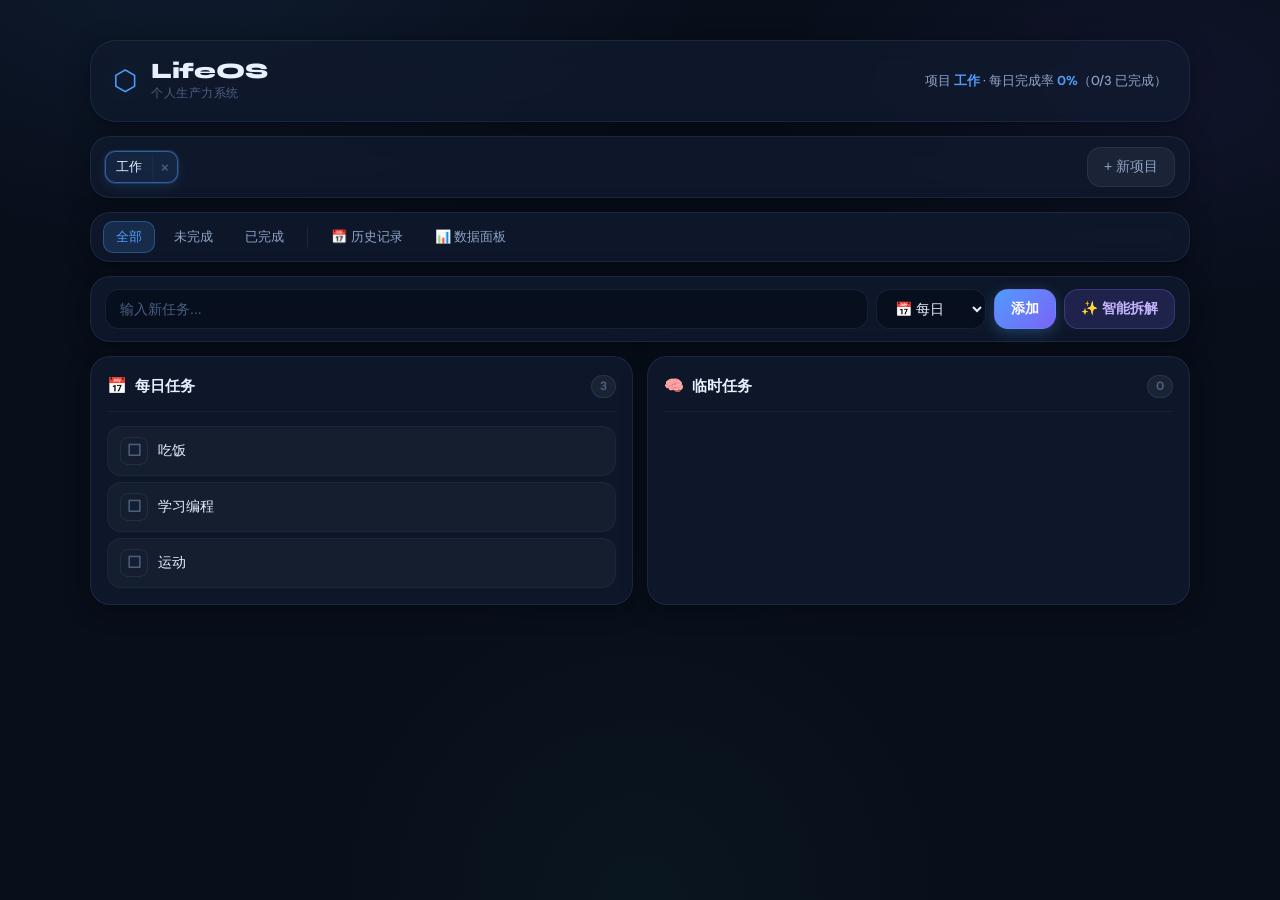
<file: index.html>
<!DOCTYPE html>
<html lang="zh">
<head>
  <meta charset="UTF-8">
  <meta name="viewport" content="width=device-width, initial-scale=1, viewport-fit=cover">
  <title>LifeOS · 个人生产力系统</title>
  <link rel="icon" href="data:image/svg+xml,<svg xmlns='http://www.w3.org/2000/svg'><text y='32' font-size='32'>✨</text></svg>">
  <link rel="preconnect" href="https://fonts.googleapis.com">
  <link rel="preconnect" href="https://fonts.gstatic.com" crossorigin>
  <link href="https://fonts.googleapis.com/css2?family=Syne:wght@400;600;700;800&family=DM+Sans:wght@400;500;600&display=swap" rel="stylesheet">
  <link rel="stylesheet" href="style.css">
</head>
<body>

  <div class="container">
    <header class="app-header">
      <div class="header-left">
        <div class="logo-mark">⬡</div>
        <div class="header-titles">
          <h1>LifeOS</h1>
          <p class="header-sub">个人生产力系统</p>
        </div>
      </div>
      <div id="stats" class="stats-inline"></div>
    </header>

    <div id="project-bar" class="project-bar">
      <div id="project-list" class="project-list"></div>
      <button id="project-create-btn" class="btn-ghost" id="btn-new-project">+ 新项目</button>
    </div>

    <div id="filter-bar" class="filter-bar">
      <button id="filter-all" class="filter-btn">全部</button>
      <button id="filter-active" class="filter-btn">未完成</button>
      <button id="filter-completed" class="filter-btn">已完成</button>
      <div class="filter-divider"></div>
      <button id="history-toggle" class="filter-btn icon-btn">📅 历史记录</button>
      <button id="dashboard-toggle" class="filter-btn icon-btn">📊 数据面板</button>
    </div>

    <div class="input-area">
      <input type="text" id="todo-input" placeholder="输入新任务...">
      <select id="category">
        <option value="daily">📅 每日</option>
        <option value="temp">🧠 临时</option>
      </select>
      <button id="btn-add">添加</button>
      <button id="btn-decompose" class="btn-secondary">✨ 智能拆解</button>
    </div>

    <div class="board">
      <div class="column">
        <div class="column-header">
          <span class="column-icon">📅</span>
          <h2>每日任务</h2>
          <span class="column-count" id="daily-count">0</span>
        </div>
        <ul id="daily-list" class="list"></ul>
      </div>

      <div class="column">
        <div class="column-header">
          <span class="column-icon">🧠</span>
          <h2>临时任务</h2>
          <span class="column-count" id="temp-count">0</span>
        </div>
        <ul id="temp-list" class="list"></ul>
      </div>
    </div>

    <div id="history-panel" class="panel hidden">
      <div class="panel-header">
        <h3 class="panel-title">📅 历史记录</h3>
      </div>
      <div class="history-layout">
        <div class="history-dates">
          <p class="section-label">历史日期</p>
          <ul id="history-date-list"></ul>
        </div>
        <div class="history-detail">
          <p class="section-label" id="history-detail-title">请选择日期</p>
          <div id="history-detail-content"></div>
        </div>
      </div>
    </div>

    <div id="dashboard-panel" class="panel hidden">
      <div class="panel-header">
        <h3 class="panel-title">📊 数据面板</h3>
      </div>
      <div class="dashboard-grid">
        <div class="dashboard-card card-highlight">
          <p class="card-label">今日完成率</p>
          <div id="dashboard-rate" class="dashboard-value">0%</div>
          <div id="dashboard-rate-detail" class="dashboard-subtext">0/0 任务</div>
          <div class="progress-bar-wrap">
            <div class="progress-bar-track">
              <div id="progress-bar-fill" class="progress-bar-fill" style="width:0%"></div>
            </div>
          </div>
        </div>
        <div class="dashboard-card">
          <p class="card-label">今日任务总数</p>
          <div id="dashboard-count-total" class="dashboard-value">0</div>
          <div id="dashboard-count-detail" class="dashboard-subtext">已完成 0 · 未完成 0</div>
        </div>
        <div class="dashboard-card">
          <p class="card-label">连续完成天数</p>
          <div id="dashboard-streak" class="dashboard-value">0 天</div>
          <div class="dashboard-subtext">基于历史自动计算</div>
        </div>
        <div class="dashboard-card dashboard-wide">
          <p class="card-label">最近 7 天完成情况</p>
          <div class="chart-wrap">
            <div id="dashboard-chart" class="bar-chart"></div>
            <div id="dashboard-chart-labels" class="bar-labels"></div>
          </div>
        </div>
      </div>
    </div>

  </div>

  <script src="script.js"></script>
</body>
</html>
</file>
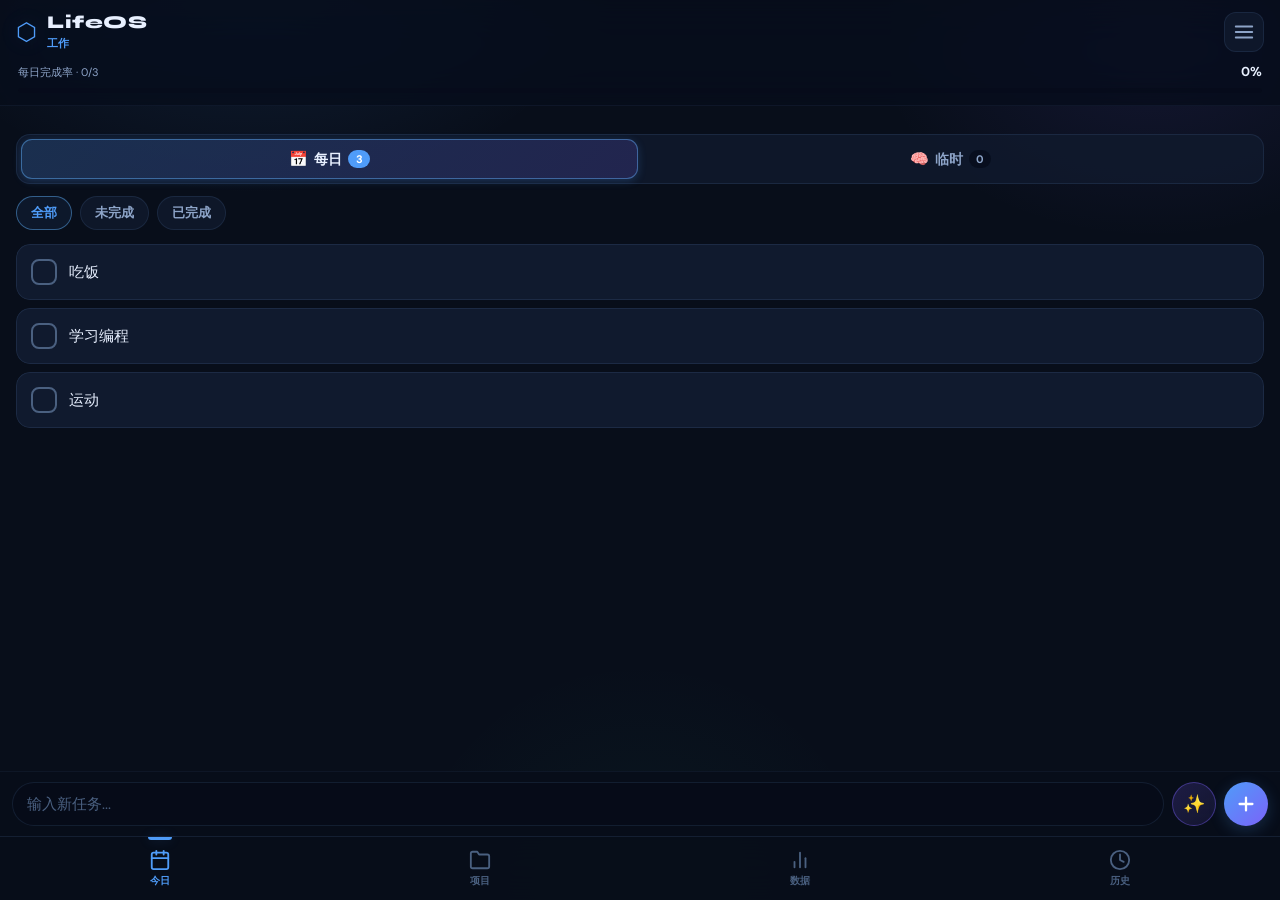
<file: lifeos-mobile/index.html>
<!DOCTYPE html>
<html lang="zh">
<head>
  <meta charset="UTF-8">
  <meta name="viewport" content="width=device-width, initial-scale=1, maximum-scale=1, user-scalable=no, viewport-fit=cover">
  <meta name="theme-color" content="#080e1a">
  <meta name="apple-mobile-web-app-capable" content="yes">
  <meta name="apple-mobile-web-app-status-bar-style" content="black-translucent">
  <meta name="apple-mobile-web-app-title" content="LifeOS">
  <meta name="mobile-web-app-capable" content="yes">
  <title>LifeOS Mobile</title>

  <link rel="manifest" href="manifest.json">
  <link rel="icon" href="data:image/svg+xml,<svg xmlns='http://www.w3.org/2000/svg' viewBox='0 0 100 100'><text y='80' font-size='80'>⬡</text></svg>">
  <link rel="apple-touch-icon" href="data:image/svg+xml,<svg xmlns='http://www.w3.org/2000/svg' viewBox='0 0 100 100'><rect width='100' height='100' fill='%23080e1a'/><text x='50' y='72' font-size='64' text-anchor='middle' fill='%234f9cf9'>⬡</text></svg>">

  <link rel="preconnect" href="https://fonts.googleapis.com">
  <link rel="preconnect" href="https://fonts.gstatic.com" crossorigin>
  <link href="https://fonts.googleapis.com/css2?family=Syne:wght@600;700;800&family=DM+Sans:wght@400;500;600;700&display=swap" rel="stylesheet">

  <link rel="stylesheet" href="mobile.css">
</head>
<body>

  <!-- ============== 顶部 Header ============== -->
  <header class="m-header">
    <div class="m-header-inner">
      <div class="m-header-left">
        <span class="m-logo">⬡</span>
        <div class="m-header-text">
          <h1>LifeOS</h1>
          <span class="m-header-sub" id="m-current-project">工作</span>
        </div>
      </div>
      <button id="m-project-switch" class="m-btn-icon" aria-label="切换项目">
        <svg viewBox="0 0 24 24" width="22" height="22" fill="none" stroke="currentColor" stroke-width="2" stroke-linecap="round" stroke-linejoin="round">
          <path d="M3 6h18M3 12h18M3 18h18"/>
        </svg>
      </button>
    </div>
    <!-- 完成率进度条 -->
    <div class="m-progress-wrap">
      <div class="m-progress-info">
        <span id="m-progress-label">每日完成率</span>
        <span id="m-progress-value">0%</span>
      </div>
      <div class="m-progress-track">
        <div id="m-progress-fill" class="m-progress-fill" style="width:0%"></div>
      </div>
    </div>
  </header>

  <!-- ============== 主内容区 ============== -->
  <main class="m-main">

    <!-- 页面：今日 -->
    <section class="m-page active" id="page-today">
      <!-- Tab 切换 每日/临时 -->
      <div class="m-segmented">
        <button class="m-seg-btn active" data-type="daily">
          <span class="m-seg-icon">📅</span>
          <span>每日</span>
          <span class="m-seg-count" id="m-count-daily">0</span>
        </button>
        <button class="m-seg-btn" data-type="temp">
          <span class="m-seg-icon">🧠</span>
          <span>临时</span>
          <span class="m-seg-count" id="m-count-temp">0</span>
        </button>
      </div>

      <!-- 过滤器 -->
      <div class="m-filter">
        <button class="m-filter-btn active" data-filter="all">全部</button>
        <button class="m-filter-btn" data-filter="active">未完成</button>
        <button class="m-filter-btn" data-filter="completed">已完成</button>
      </div>

      <!-- 任务列表 -->
      <ul id="m-todo-list" class="m-list"></ul>

      <!-- 空状态 -->
      <div id="m-empty" class="m-empty hidden">
        <div class="m-empty-icon">✨</div>
        <p class="m-empty-title">暂无任务</p>
        <p class="m-empty-sub">在下方输入栏添加你的第一个任务</p>
      </div>
    </section>

    <!-- 页面：项目 -->
    <section class="m-page" id="page-projects">
      <div class="m-section-head">
        <h2>项目管理</h2>
        <button id="m-btn-new-project" class="m-btn-primary-sm">+ 新建</button>
      </div>
      <ul id="m-project-list" class="m-project-cards"></ul>
    </section>

    <!-- 页面：数据 -->
    <section class="m-page" id="page-stats">
      <div class="m-stats-grid">
        <div class="m-stat-card highlight">
          <p class="m-stat-label">今日完成率</p>
          <div class="m-stat-value" id="m-stat-rate">0%</div>
          <p class="m-stat-sub" id="m-stat-rate-detail">0/0 任务</p>
          <div class="m-progress-track" style="margin-top:10px">
            <div id="m-stat-progress-fill" class="m-progress-fill" style="width:0%"></div>
          </div>
        </div>
        <div class="m-stat-card">
          <p class="m-stat-label">今日总数</p>
          <div class="m-stat-value" id="m-stat-total">0</div>
          <p class="m-stat-sub" id="m-stat-total-detail">已完成 0 · 未完成 0</p>
        </div>
        <div class="m-stat-card">
          <p class="m-stat-label">连续完成</p>
          <div class="m-stat-value"><span id="m-stat-streak">0</span> <span class="m-stat-unit">天</span></div>
          <p class="m-stat-sub">基于历史自动计算</p>
        </div>
        <div class="m-stat-card wide">
          <p class="m-stat-label">最近 7 天</p>
          <div class="m-chart-wrap">
            <div id="m-chart" class="m-chart"></div>
            <div id="m-chart-labels" class="m-chart-labels"></div>
          </div>
        </div>
      </div>
    </section>

    <!-- 页面：历史 -->
    <section class="m-page" id="page-history">
      <div class="m-section-head">
        <h2>历史记录</h2>
      </div>
      <div class="m-history-dates" id="m-history-dates"></div>
      <div id="m-history-detail" class="m-history-detail">
        <p class="m-history-empty">选择一个日期查看记录</p>
      </div>
    </section>

  </main>

  <!-- ============== 底部输入栏（仅"今日"页显示） ============== -->
  <div id="m-input-bar" class="m-input-bar">
    <input type="text" id="m-todo-input" placeholder="输入新任务..." enterkeyhint="done">
    <button id="m-btn-decompose" class="m-btn-decompose" aria-label="智能拆解">✨</button>
    <button id="m-btn-add" class="m-btn-add" aria-label="添加">
      <svg viewBox="0 0 24 24" width="22" height="22" fill="none" stroke="currentColor" stroke-width="2.5" stroke-linecap="round">
        <path d="M12 5v14M5 12h14"/>
      </svg>
    </button>
  </div>

  <!-- ============== 底部 Tab 栏 ============== -->
  <nav class="m-tabbar">
    <button class="m-tab active" data-page="today">
      <svg class="m-tab-icon" viewBox="0 0 24 24" fill="none" stroke="currentColor" stroke-width="2" stroke-linecap="round" stroke-linejoin="round">
        <rect x="3" y="4" width="18" height="18" rx="2"/><line x1="16" y1="2" x2="16" y2="6"/><line x1="8" y1="2" x2="8" y2="6"/><line x1="3" y1="10" x2="21" y2="10"/>
      </svg>
      <span>今日</span>
    </button>
    <button class="m-tab" data-page="projects">
      <svg class="m-tab-icon" viewBox="0 0 24 24" fill="none" stroke="currentColor" stroke-width="2" stroke-linecap="round" stroke-linejoin="round">
        <path d="M22 19a2 2 0 0 1-2 2H4a2 2 0 0 1-2-2V5a2 2 0 0 1 2-2h5l2 3h9a2 2 0 0 1 2 2z"/>
      </svg>
      <span>项目</span>
    </button>
    <button class="m-tab" data-page="stats">
      <svg class="m-tab-icon" viewBox="0 0 24 24" fill="none" stroke="currentColor" stroke-width="2" stroke-linecap="round" stroke-linejoin="round">
        <line x1="18" y1="20" x2="18" y2="10"/><line x1="12" y1="20" x2="12" y2="4"/><line x1="6" y1="20" x2="6" y2="14"/>
      </svg>
      <span>数据</span>
    </button>
    <button class="m-tab" data-page="history">
      <svg class="m-tab-icon" viewBox="0 0 24 24" fill="none" stroke="currentColor" stroke-width="2" stroke-linecap="round" stroke-linejoin="round">
        <circle cx="12" cy="12" r="10"/><polyline points="12 6 12 12 16 14"/>
      </svg>
      <span>历史</span>
    </button>
  </nav>

  <!-- ============== 项目切换抽屉 ============== -->
  <div id="m-drawer" class="m-drawer hidden">
    <div class="m-drawer-backdrop"></div>
    <div class="m-drawer-panel">
      <div class="m-drawer-handle"></div>
      <h3 class="m-drawer-title">切换项目</h3>
      <ul id="m-drawer-list" class="m-drawer-list"></ul>
    </div>
  </div>

  <!-- ============== Toast 提示 ============== -->
  <div id="m-toast" class="m-toast hidden"></div>

  <script src="mobile.js"></script>
  <script>
    // 注册 Service Worker（PWA 离线支持）
    if ('serviceWorker' in navigator) {
      window.addEventListener('load', function() {
        navigator.serviceWorker.register('sw.js').catch(function(){});
      });
    }
  </script>
</body>
</html>
</file>
<file: style.css>
/* ============================================
   LifeOS · style.css
   ============================================ */

:root {
  --bg-base:        #080e1a;
  --bg-card:        rgba(16, 26, 46, 0.82);
  --bg-input:       rgba(6, 12, 26, 0.7);
  --border:         rgba(99, 140, 200, 0.14);
  --border-active:  rgba(99, 180, 255, 0.45);
  --border-subtle:  rgba(99, 140, 200, 0.08);
  --accent:         #4f9cf9;
  --accent-2:       #7b63f9;
  --accent-glow:    rgba(79, 156, 249, 0.22);
  --text-primary:   #e8f0ff;
  --text-secondary: #8da4c8;
  --text-muted:     #4a6080;
  --success:        #34d399;
  --danger:         #f87171;
  --radius-sm:      10px;
  --radius-md:      14px;
  --radius-lg:      20px;
  --radius-xl:      26px;
  --shadow-card:    0 4px 24px rgba(0,0,0,0.35), 0 1px 2px rgba(0,0,0,0.2);
  --shadow-float:   0 16px 48px rgba(0,0,0,0.5), 0 2px 8px rgba(0,0,0,0.3);
  --transition:     0.22s cubic-bezier(0.4, 0, 0.2, 1);
}

*, *::before, *::after { box-sizing: border-box; margin: 0; padding: 0; }

body {
  font-family: 'DM Sans', -apple-system, 'PingFang SC', 'Microsoft YaHei', sans-serif;
  background-color: var(--bg-base);
  background-image:
    radial-gradient(ellipse 900px 500px at 15% -5%, rgba(79,156,249,0.09), transparent 60%),
    radial-gradient(ellipse 700px 400px at 90% 10%, rgba(123,99,249,0.08), transparent 55%),
    radial-gradient(ellipse 600px 600px at 50% 100%, rgba(52,211,153,0.04), transparent 60%);
  color: var(--text-primary);
  display: flex;
  justify-content: center;
  padding: 40px 20px 72px;
  line-height: 1.6;
  min-height: 100dvh;
}

.container {
  width: min(1100px, 100%);
  display: flex;
  flex-direction: column;
  gap: 14px;
}

/* Header */
.app-header {
  display: flex;
  align-items: center;
  justify-content: space-between;
  gap: 16px;
  padding: 18px 22px;
  background: var(--bg-card);
  border: 1px solid var(--border);
  border-radius: var(--radius-xl);
  backdrop-filter: blur(12px);
  box-shadow: var(--shadow-card);
}

.header-left { display: flex; align-items: center; gap: 14px; }

.logo-mark {
  font-size: 28px;
  color: var(--accent);
  filter: drop-shadow(0 0 10px var(--accent-glow));
  line-height: 1;
}

.header-titles h1 {
  font-family: 'Syne', sans-serif;
  font-size: 22px;
  font-weight: 800;
  color: var(--text-primary);
  letter-spacing: -0.3px;
  line-height: 1.1;
}

.header-sub { font-size: 12px; color: var(--text-muted); letter-spacing: 0.5px; margin-top: 1px; }

.stats-inline { font-size: 13px; font-weight: 500; color: var(--text-secondary); text-align: right; white-space: nowrap; }
.stats-inline strong { color: var(--accent); font-weight: 700; }

/* Project bar */
.project-bar {
  display: flex; align-items: center; gap: 8px; flex-wrap: wrap;
  padding: 10px 14px;
  background: var(--bg-card); border: 1px solid var(--border);
  border-radius: var(--radius-lg); backdrop-filter: blur(10px);
  box-shadow: var(--shadow-card);
}

.project-list { display: flex; flex-wrap: wrap; gap: 6px; flex: 1; }

.project-item {
  display: flex; align-items: center;
  border-radius: var(--radius-sm);
  background: rgba(255,255,255,0.04);
  border: 1px solid var(--border);
  transition: all var(--transition);
  overflow: hidden;
}

.project-item:hover { border-color: var(--border-active); background: rgba(79,156,249,0.06); }

.project-item.active {
  border-color: rgba(79,156,249,0.5);
  background: rgba(79,156,249,0.1);
  box-shadow: 0 0 0 1px rgba(79,156,249,0.2), 0 4px 12px rgba(79,156,249,0.12);
}

.project-switch {
  background: transparent; color: var(--text-primary); border: none;
  padding: 6px 10px; font-size: 13px; font-weight: 500; cursor: pointer;
  font-family: inherit; box-shadow: none; min-height: unset; border-radius: 0; transform: none;
}
.project-switch:hover { transform: none; filter: none; box-shadow: none; background: transparent; }

.project-remove {
  background: transparent; color: var(--text-muted); border: none;
  border-left: 1px solid var(--border-subtle); padding: 5px 8px;
  font-size: 13px; cursor: pointer; line-height: 1;
  box-shadow: none; min-height: unset; border-radius: 0; transform: none;
  transition: color var(--transition), background var(--transition);
}
.project-remove:hover { background: rgba(248,113,113,0.12); color: var(--danger); transform: none; filter: none; box-shadow: none; }

/* Buttons */
button {
  font-family: 'DM Sans', inherit; padding: 9px 16px; border-radius: var(--radius-md);
  border: 1px solid transparent; cursor: pointer; font-size: 14px; font-weight: 600;
  background: linear-gradient(135deg, var(--accent), var(--accent-2)); color: #fff;
  transition: transform var(--transition), box-shadow var(--transition), filter var(--transition);
  box-shadow: 0 4px 14px rgba(79,156,249,0.28); min-height: 40px; white-space: nowrap;
}
button:hover { transform: translateY(-1px) scale(1.01); filter: brightness(1.08); box-shadow: 0 8px 20px rgba(79,156,249,0.36); }
button:active { transform: translateY(0) scale(0.99); box-shadow: 0 2px 8px rgba(79,156,249,0.2); }

.btn-secondary { background: rgba(123,99,249,0.16); color: #c4b5fd; border-color: rgba(123,99,249,0.3); box-shadow: none; }
.btn-secondary:hover { background: rgba(123,99,249,0.24); box-shadow: 0 4px 14px rgba(123,99,249,0.2); }

.btn-ghost { background: rgba(255,255,255,0.05); color: var(--text-secondary); border-color: var(--border); box-shadow: none; font-weight: 500; }
.btn-ghost:hover { background: rgba(79,156,249,0.1); color: var(--accent); border-color: var(--border-active); box-shadow: none; }

/* Filter bar */
.filter-bar {
  display: flex; flex-wrap: wrap; align-items: center; gap: 6px;
  padding: 8px 12px;
  background: var(--bg-card); border: 1px solid var(--border);
  border-radius: var(--radius-lg); backdrop-filter: blur(10px);
  box-shadow: var(--shadow-card);
}

.filter-btn {
  background: transparent; color: var(--text-secondary); border-color: transparent;
  box-shadow: none; padding: 6px 12px; font-size: 13px; font-weight: 500;
  min-height: 32px; border-radius: var(--radius-sm);
}
.filter-btn:hover { background: rgba(79,156,249,0.08); color: var(--text-primary); transform: none; filter: none; box-shadow: none; }
.filter-btn.active { background: rgba(79,156,249,0.16); color: var(--accent); border-color: rgba(79,156,249,0.35); box-shadow: none; }

.filter-divider { width: 1px; height: 20px; background: var(--border); margin: 0 4px; }

/* Input area */
.input-area {
  display: flex; flex-wrap: wrap; gap: 8px; padding: 12px 14px;
  background: var(--bg-card); border: 1px solid var(--border);
  border-radius: var(--radius-lg); backdrop-filter: blur(12px);
  box-shadow: var(--shadow-card);
}

input, select {
  padding: 10px 14px; border-radius: var(--radius-md); border: 1px solid var(--border);
  outline: none; background: var(--bg-input); color: var(--text-primary);
  font-family: 'DM Sans', inherit; font-size: 14px; font-weight: 500;
  transition: border-color var(--transition), box-shadow var(--transition); min-height: 40px;
}
#todo-input { flex: 1; min-width: 160px; }
#category { min-width: 110px; }
input:focus, select:focus { border-color: var(--border-active); box-shadow: 0 0 0 3px rgba(79,156,249,0.12); }
input::placeholder { color: var(--text-muted); }

/* Board */
.board { display: grid; grid-template-columns: 1fr 1fr; gap: 14px; }

.column {
  background: var(--bg-card); border: 1px solid var(--border);
  padding: 16px; border-radius: var(--radius-lg);
  backdrop-filter: blur(10px); box-shadow: var(--shadow-card);
  transition: border-color var(--transition), box-shadow var(--transition);
  min-height: 120px;
}
.column:hover { border-color: rgba(99,140,200,0.22); box-shadow: 0 8px 32px rgba(0,0,0,0.4); }

.column-header {
  display: flex; align-items: center; gap: 8px;
  margin-bottom: 14px; padding-bottom: 12px;
  border-bottom: 1px solid var(--border-subtle);
}
.column-icon { font-size: 16px; }
.column-header h2 { font-family: 'Syne', sans-serif; font-size: 15px; font-weight: 700; color: var(--text-primary); flex: 1; }

.column-count {
  font-size: 12px; font-weight: 700; color: var(--text-muted);
  background: rgba(255,255,255,0.05); border: 1px solid var(--border);
  border-radius: 999px; padding: 1px 8px; min-width: 24px; text-align: center;
}

/* List */
.list { list-style: none; display: flex; flex-direction: column; gap: 6px; }

/* Task item */
.item {
  display: flex; align-items: center; gap: 10px; padding: 10px 12px;
  border-radius: var(--radius-md);
  background: rgba(255,255,255,0.03); border: 1px solid var(--border-subtle);
  cursor: grab;
  transition: transform var(--transition), background var(--transition), border-color var(--transition), box-shadow var(--transition), opacity var(--transition);
  animation: itemFadeIn 0.26s ease both;
  min-height: 48px; user-select: none; touch-action: pan-y;
  position: relative; transform: translateX(var(--swipe-x, 0));
}
.item:hover { background: rgba(255,255,255,0.055); border-color: var(--border); transform: translateY(-1px); box-shadow: 0 4px 16px rgba(0,0,0,0.25); }

.ai-subtask { border-left: 2px solid rgba(123,99,249,0.5); background: rgba(123,99,249,0.04); }

.todo-text { flex: 1; color: var(--text-primary); font-size: 14px; font-weight: 500; line-height: 1.5; cursor: pointer; word-break: break-word; }
.todo-text:hover { color: #fff; }

/* Priority badges */
.priority-badge { display: inline-block; margin-left: 7px; padding: 1px 7px; border-radius: 999px; font-size: 10px; font-weight: 700; letter-spacing: 0.3px; vertical-align: middle; text-transform: uppercase; }
.priority-high { background: rgba(248,113,113,0.14); color: #fca5a5; border: 1px solid rgba(248,113,113,0.25); }
.priority-medium { background: rgba(251,191,36,0.12); color: #fde68a; border: 1px solid rgba(251,191,36,0.22); }
.priority-low { background: rgba(99,140,200,0.1); color: var(--text-secondary); border: 1px solid var(--border); }

/* Done state */
.done .todo-text { opacity: 0.42; text-decoration: line-through; text-decoration-color: rgba(99,140,200,0.5); text-decoration-thickness: 1.5px; }

/* Task buttons */
.todo-toggle {
  background: transparent; color: var(--text-muted); border: 1.5px solid var(--border);
  box-shadow: none; font-size: 16px; width: 28px; height: 28px; min-height: unset;
  padding: 0; border-radius: 8px; display: inline-flex; align-items: center; justify-content: center;
  transition: all var(--transition); flex-shrink: 0;
}
.todo-toggle:hover { border-color: var(--success); color: var(--success); background: rgba(52,211,153,0.08); transform: scale(1.05); box-shadow: none; filter: none; }
.done .todo-toggle { background: rgba(52,211,153,0.12); color: var(--success); border-color: rgba(52,211,153,0.35); }

.todo-delete {
  background: transparent; color: var(--text-muted); border: 1px solid transparent;
  box-shadow: none; font-size: 14px; width: 28px; height: 28px; min-height: unset;
  padding: 0; border-radius: 8px; display: inline-flex; align-items: center; justify-content: center;
  opacity: 0; transition: all var(--transition); flex-shrink: 0;
}
.item:hover .todo-delete { opacity: 1; }
.todo-delete:hover { background: rgba(248,113,113,0.14); color: var(--danger); border-color: rgba(248,113,113,0.25); transform: scale(1.05); box-shadow: none; filter: none; }

/* Panels */
.panel {
  background: var(--bg-card); border: 1px solid var(--border);
  border-radius: var(--radius-lg); padding: 18px;
  backdrop-filter: blur(12px); box-shadow: var(--shadow-card);
  animation: panelSlide 0.26s ease both;
}
.panel-header { margin-bottom: 16px; padding-bottom: 12px; border-bottom: 1px solid var(--border-subtle); }
.panel-title { font-family: 'Syne', sans-serif; font-size: 15px; font-weight: 700; color: var(--text-primary); }
.section-label { font-size: 11px; font-weight: 700; letter-spacing: 0.8px; text-transform: uppercase; color: var(--text-muted); margin-bottom: 10px; }

.hidden { display: none !important; }

/* History panel */
.history-layout { display: grid; grid-template-columns: 200px 1fr; gap: 14px; }
.history-dates, .history-detail { background: rgba(255,255,255,0.02); border: 1px solid var(--border-subtle); border-radius: var(--radius-md); padding: 12px; }

#history-date-list { list-style: none; display: flex; flex-direction: column; gap: 4px; }
#history-date-list button { width: 100%; text-align: left; background: transparent; color: var(--text-secondary); border: 1px solid transparent; box-shadow: none; padding: 7px 10px; font-size: 13px; font-weight: 500; min-height: unset; border-radius: var(--radius-sm); }
#history-date-list button:hover { background: rgba(79,156,249,0.08); color: var(--text-primary); transform: none; filter: none; box-shadow: none; }
#history-date-list button.active { background: rgba(79,156,249,0.14); color: var(--accent); border-color: rgba(79,156,249,0.3); }
#history-detail-content { font-size: 13px; color: var(--text-secondary); line-height: 1.8; }
#history-detail-content ul { list-style: none; padding: 0; margin: 6px 0 12px; }
#history-detail-content li { padding: 4px 0; display: flex; align-items: center; gap: 6px; }
.history-section-title { font-size: 12px; font-weight: 700; text-transform: uppercase; letter-spacing: 0.6px; color: var(--text-muted); margin-top: 12px; margin-bottom: 4px; display: block; }

/* Dashboard */
.dashboard-grid { display: grid; grid-template-columns: repeat(3, 1fr); gap: 12px; }
.dashboard-wide { grid-column: 1 / -1; }

.dashboard-card { background: rgba(255,255,255,0.025); border: 1px solid var(--border-subtle); border-radius: var(--radius-md); padding: 16px; transition: all var(--transition); }
.dashboard-card:hover { background: rgba(255,255,255,0.04); border-color: var(--border); }
.card-highlight { background: rgba(79,156,249,0.06); border-color: rgba(79,156,249,0.2); }

.card-label { font-size: 11px; font-weight: 700; letter-spacing: 0.6px; text-transform: uppercase; color: var(--text-muted); margin-bottom: 8px; }
.dashboard-value { font-family: 'Syne', sans-serif; font-size: 32px; font-weight: 800; color: var(--text-primary); line-height: 1; margin-bottom: 6px; }
.dashboard-subtext { font-size: 12px; color: var(--text-secondary); margin-bottom: 10px; }

/* Progress bar */
.progress-bar-wrap { margin-top: 12px; }
.progress-bar-track { height: 6px; background: rgba(255,255,255,0.07); border-radius: 999px; overflow: hidden; }
.progress-bar-fill { height: 100%; background: linear-gradient(90deg, var(--accent), var(--accent-2)); border-radius: 999px; transition: width 0.6s cubic-bezier(0.4,0,0.2,1); }

/* Bar chart */
.chart-wrap { margin-top: 4px; }
.bar-chart { display: flex; align-items: flex-end; gap: 6px; height: 80px; }
.bar-item { flex: 1; display: flex; flex-direction: column; align-items: center; justify-content: flex-end; height: 100%; gap: 4px; }
.bar-fill { width: 100%; border-radius: 6px 6px 0 0; background: linear-gradient(180deg, var(--accent), rgba(79,156,249,0.35)); transition: height 0.5s cubic-bezier(0.4,0,0.2,1); min-height: 4px; }
.bar-fill.today { background: linear-gradient(180deg, var(--success), rgba(52,211,153,0.35)); }
.bar-fill.zero { background: rgba(255,255,255,0.06); }
.bar-pct { font-size: 10px; font-weight: 700; color: var(--text-muted); white-space: nowrap; }
.bar-labels { display: flex; gap: 6px; margin-top: 6px; }
.bar-label { flex: 1; text-align: center; font-size: 10px; color: var(--text-muted); font-weight: 500; white-space: nowrap; overflow: hidden; text-overflow: ellipsis; }
.bar-label.today { color: var(--success); font-weight: 700; }

/* Drag states */
.item.touch-dragging { opacity: 0.85; box-shadow: 0 12px 32px rgba(79,156,249,0.2); border-color: rgba(79,156,249,0.4); cursor: grabbing; }
.item.swiping { transition: transform 0.1s ease, background var(--transition); }
.item.swipe-to-delete { background: rgba(127,29,29,0.45); border-color: rgba(248,113,113,0.3); }
.item.swipe-to-complete { background: rgba(20,83,45,0.45); border-color: rgba(52,211,153,0.3); }
.item.swipe-out { transition: transform 0.14s ease, opacity 0.14s ease; transform: translateX(-120px) !important; opacity: 0; }
.item.swipe-complete { transition: transform 0.14s ease, opacity 0.14s ease; transform: translateX(90px) !important; opacity: 0.7; }

/* Animations */
@keyframes itemFadeIn { from { opacity:0; transform: translateY(5px); } to { opacity:1; transform: translateY(0); } }
@keyframes panelSlide { from { opacity:0; transform: translateY(8px); } to { opacity:1; transform: translateY(0); } }
@keyframes checkPulse { 0%,100% { transform: scale(1); } 50% { transform: scale(1.18); } }
.item.completing .todo-toggle { animation: checkPulse 0.18s ease; }

/* Responsive */
@media (max-width: 900px) {
  .board { grid-template-columns: 1fr; }
  .history-layout { grid-template-columns: 1fr; }
  .dashboard-grid { grid-template-columns: 1fr 1fr; }
}

@media (max-width: 600px) {
  body { padding: 12px 10px 200px; }
  .app-header { flex-direction: column; align-items: flex-start; gap: 10px; padding: 14px 16px; }
  .stats-inline { text-align: left; font-size: 12px; }
  .board, .history-layout { grid-template-columns: 1fr; }
  .dashboard-grid { grid-template-columns: 1fr; }
  .filter-bar { gap: 5px; }
  .filter-btn { flex: 1 1 calc(50% - 8px); min-width: 0; font-size: 12px; padding: 7px 8px; text-align: center; }
  .filter-divider { display: none; }
  .input-area { position: fixed; left: 8px; right: 8px; bottom: 8px; z-index: 50; margin: 0; padding: 12px; gap: 8px; background: rgba(10,18,34,0.95); border-radius: var(--radius-xl); box-shadow: var(--shadow-float); backdrop-filter: blur(20px); }
  #todo-input { flex: 1 1 100%; }
  #category, #btn-add, #btn-decompose { flex: 1 1 calc(50% - 4px); font-size: 13px; padding: 11px 8px; min-height: 44px; border-radius: var(--radius-md); }
  .item { min-height: 56px; padding: 12px 12px; border-radius: var(--radius-md); }
  .todo-toggle { width: 36px; height: 36px; border-radius: 10px; font-size: 17px; }
  .todo-delete { width: 36px; height: 36px; opacity: 1; border-radius: 10px; font-size: 15px; }
  .todo-text { font-size: 15px; }
  .column { padding: 14px 12px; }
  .project-bar { padding: 10px 12px; }
}
</file>
<file: lifeos-mobile/mobile.css>
/* ============================================
   LifeOS Mobile · mobile.css
   ============================================ */

:root {
  --bg-base:        #080e1a;
  --bg-card:        rgba(16, 26, 46, 0.82);
  --bg-card-solid:  #101a2e;
  --bg-input:       rgba(6, 12, 26, 0.7);
  --bg-elev:        rgba(20, 32, 56, 0.95);
  --border:         rgba(99, 140, 200, 0.14);
  --border-active:  rgba(99, 180, 255, 0.45);
  --border-subtle:  rgba(99, 140, 200, 0.08);
  --accent:         #4f9cf9;
  --accent-2:       #7b63f9;
  --accent-glow:    rgba(79, 156, 249, 0.22);
  --text-primary:   #e8f0ff;
  --text-secondary: #8da4c8;
  --text-muted:     #4a6080;
  --success:        #34d399;
  --danger:         #f87171;
  --warning:        #fbbf24;
  --radius-sm:      10px;
  --radius-md:      14px;
  --radius-lg:      20px;
  --radius-xl:      26px;
  --shadow-card:    0 4px 24px rgba(0,0,0,0.35), 0 1px 2px rgba(0,0,0,0.2);
  --shadow-float:   0 16px 48px rgba(0,0,0,0.5), 0 2px 8px rgba(0,0,0,0.3);
  --transition:     0.22s cubic-bezier(0.4, 0, 0.2, 1);

  /* 安全区 */
  --safe-top:       env(safe-area-inset-top, 0px);
  --safe-bottom:    env(safe-area-inset-bottom, 0px);

  /* 布局参数 */
  --header-content-h: 110px;  /* header 内部内容的实际高度（不含安全区）*/
  --header-h:       calc(var(--safe-top) + var(--header-content-h));
  --tabbar-h:       64px;
  --input-bar-h:    64px;
}

*, *::before, *::after {
  box-sizing: border-box;
  margin: 0;
  padding: 0;
  -webkit-tap-highlight-color: transparent;
}

html, body {
  overscroll-behavior-y: none;
}

body {
  font-family: 'DM Sans', -apple-system, 'PingFang SC', 'Microsoft YaHei', sans-serif;
  background-color: var(--bg-base);
  background-image:
    radial-gradient(ellipse 600px 400px at 20% -5%, rgba(79,156,249,0.13), transparent 60%),
    radial-gradient(ellipse 500px 350px at 90% 5%, rgba(123,99,249,0.10), transparent 55%),
    radial-gradient(ellipse 400px 400px at 50% 100%, rgba(52,211,153,0.05), transparent 60%);
  color: var(--text-primary);
  line-height: 1.5;
  min-height: 100dvh;
  -webkit-font-smoothing: antialiased;
  user-select: none;
  -webkit-user-select: none;
}

button {
  font-family: inherit;
  border: none;
  background: none;
  color: inherit;
  cursor: pointer;
}

input {
  font-family: inherit;
  user-select: text;
  -webkit-user-select: text;
}

ul { list-style: none; }

.hidden { display: none !important; }

/* ============================================
   顶部 Header
   ============================================ */
.m-header {
  position: fixed;
  top: 0; left: 0; right: 0;
  z-index: 100;
  padding: calc(var(--safe-top) + 12px) 16px 12px;
  background: rgba(8, 14, 26, 0.85);
  backdrop-filter: saturate(180%) blur(20px);
  -webkit-backdrop-filter: saturate(180%) blur(20px);
  border-bottom: 1px solid var(--border-subtle);
}

.m-header-inner {
  display: flex;
  align-items: center;
  justify-content: space-between;
  margin-bottom: 10px;
}

.m-header-left {
  display: flex;
  align-items: center;
  gap: 10px;
}

.m-logo {
  font-size: 24px;
  color: var(--accent);
  filter: drop-shadow(0 0 10px var(--accent-glow));
  line-height: 1;
}

.m-header-text h1 {
  font-family: 'Syne', sans-serif;
  font-size: 18px;
  font-weight: 800;
  letter-spacing: 0.5px;
  line-height: 1.1;
}

.m-header-sub {
  display: block;
  font-size: 11px;
  color: var(--accent);
  font-weight: 600;
  margin-top: 2px;
}

.m-btn-icon {
  width: 40px;
  height: 40px;
  border-radius: 12px;
  display: flex;
  align-items: center;
  justify-content: center;
  background: var(--bg-card);
  border: 1px solid var(--border);
  color: var(--text-secondary);
  transition: var(--transition);
}

.m-btn-icon:active {
  transform: scale(0.92);
  background: var(--bg-elev);
  color: var(--text-primary);
}

/* 进度条 */
.m-progress-wrap {
  padding: 0 2px;
}

.m-progress-info {
  display: flex;
  justify-content: space-between;
  align-items: center;
  font-size: 11px;
  color: var(--text-secondary);
  margin-bottom: 6px;
}

.m-progress-info span:last-child {
  color: var(--text-primary);
  font-weight: 700;
  font-size: 13px;
}

.m-progress-track {
  height: 5px;
  background: var(--bg-input);
  border-radius: 99px;
  overflow: hidden;
}

.m-progress-fill {
  height: 100%;
  background: linear-gradient(90deg, var(--accent), var(--accent-2));
  border-radius: 99px;
  transition: width 0.4s cubic-bezier(0.4, 0, 0.2, 1);
  box-shadow: 0 0 10px var(--accent-glow);
}

/* ============================================
   主内容区
   ============================================ */
.m-main {
  padding-top: calc(var(--header-h) + 8px);
  padding-bottom: calc(var(--tabbar-h) + var(--input-bar-h) + var(--safe-bottom) + 16px);
  min-height: 100dvh;
}

.m-page {
  display: none;
  padding: 16px;
  animation: pageFadeIn 0.25s cubic-bezier(0.4, 0, 0.2, 1);
}

.m-page.active {
  display: block;
}

@keyframes pageFadeIn {
  from { opacity: 0; transform: translateY(8px); }
  to { opacity: 1; transform: translateY(0); }
}

.m-section-head {
  display: flex;
  align-items: center;
  justify-content: space-between;
  margin-bottom: 14px;
  padding: 0 2px;
}

.m-section-head h2 {
  font-size: 17px;
  font-weight: 700;
}

.m-btn-primary-sm {
  padding: 8px 14px;
  background: linear-gradient(135deg, var(--accent), var(--accent-2));
  color: white;
  border-radius: 99px;
  font-size: 13px;
  font-weight: 600;
  transition: var(--transition);
  box-shadow: 0 4px 12px var(--accent-glow);
}

.m-btn-primary-sm:active {
  transform: scale(0.95);
}

/* ============================================
   Segmented Control（每日/临时切换）
   ============================================ */
.m-segmented {
  display: flex;
  background: var(--bg-card);
  border: 1px solid var(--border);
  border-radius: 14px;
  padding: 4px;
  margin-bottom: 12px;
  gap: 4px;
}

.m-seg-btn {
  flex: 1;
  display: flex;
  align-items: center;
  justify-content: center;
  gap: 6px;
  padding: 10px 8px;
  border-radius: 11px;
  font-size: 14px;
  font-weight: 600;
  color: var(--text-secondary);
  transition: var(--transition);
}

.m-seg-btn.active {
  background: linear-gradient(135deg, rgba(79,156,249,0.18), rgba(123,99,249,0.18));
  color: var(--text-primary);
  box-shadow: inset 0 0 0 1px var(--border-active), 0 2px 8px var(--accent-glow);
}

.m-seg-icon {
  font-size: 15px;
}

.m-seg-count {
  font-size: 11px;
  font-weight: 700;
  padding: 2px 7px;
  background: var(--bg-input);
  border-radius: 99px;
  min-width: 22px;
  color: var(--text-secondary);
}

.m-seg-btn.active .m-seg-count {
  background: var(--accent);
  color: white;
}

/* ============================================
   过滤器
   ============================================ */
.m-filter {
  display: flex;
  gap: 8px;
  margin-bottom: 14px;
  overflow-x: auto;
  scrollbar-width: none;
  -webkit-overflow-scrolling: touch;
}

.m-filter::-webkit-scrollbar { display: none; }

.m-filter-btn {
  flex-shrink: 0;
  padding: 7px 14px;
  font-size: 13px;
  font-weight: 600;
  color: var(--text-secondary);
  background: var(--bg-card);
  border: 1px solid var(--border);
  border-radius: 99px;
  transition: var(--transition);
}

.m-filter-btn.active {
  color: var(--accent);
  border-color: var(--border-active);
  background: rgba(79, 156, 249, 0.08);
}

.m-filter-btn:active {
  transform: scale(0.95);
}

/* ============================================
   任务列表
   ============================================ */
.m-list {
  display: flex;
  flex-direction: column;
  gap: 8px;
}

.m-item-wrap {
  position: relative;
  border-radius: var(--radius-md);
  overflow: hidden;
  background: transparent;
  transition: background 0.15s;
}

/* 滑动时显示红色删除背景 */
.m-item-wrap.is-swiping {
  background: var(--danger);
}

.m-item-wrap::after {
  content: "🗑 删除";
  position: absolute;
  right: 0;
  top: 0;
  bottom: 0;
  width: 88px;
  display: flex;
  align-items: center;
  justify-content: center;
  color: white;
  font-size: 13px;
  font-weight: 600;
  pointer-events: none;
  z-index: 0;
  opacity: 0;
  transition: opacity 0.15s;
}

.m-item-wrap.is-swiping::after {
  opacity: 1;
}

.m-item {
  position: relative;
  display: flex;
  align-items: center;
  gap: 12px;
  padding: 14px 14px;
  background: var(--bg-card-solid);
  border: 1px solid var(--border);
  border-radius: var(--radius-md);
  transition: transform 0.25s cubic-bezier(0.4, 0, 0.2, 1), opacity 0.2s, background 0.2s;
  z-index: 1;
  touch-action: pan-y;
}

.m-item.swiping {
  transition: none;
}

.m-item.completing {
  opacity: 0.5;
}

.m-item.done {
  background: rgba(16, 26, 46, 0.5);
  border-color: var(--border-subtle);
}

.m-item.done .m-item-text {
  color: var(--text-muted);
  text-decoration: line-through;
}

.m-item.ai-subtask {
  border-color: rgba(123, 99, 249, 0.3);
  background: linear-gradient(135deg, rgba(16,26,46,0.82), rgba(30,20,60,0.82));
}

.m-checkbox {
  width: 26px;
  height: 26px;
  flex-shrink: 0;
  border: 2px solid var(--text-muted);
  border-radius: 8px;
  display: flex;
  align-items: center;
  justify-content: center;
  transition: var(--transition);
  background: transparent;
}

.m-checkbox.checked {
  background: linear-gradient(135deg, var(--accent), var(--accent-2));
  border-color: transparent;
  box-shadow: 0 0 12px var(--accent-glow);
}

.m-checkbox-tick {
  color: white;
  font-size: 14px;
  font-weight: 800;
  opacity: 0;
  transform: scale(0.5);
  transition: var(--transition);
}

.m-checkbox.checked .m-checkbox-tick {
  opacity: 1;
  transform: scale(1);
}

.m-item-body {
  flex: 1;
  min-width: 0;
}

.m-item-text {
  font-size: 15px;
  font-weight: 500;
  color: var(--text-primary);
  word-break: break-word;
  line-height: 1.4;
}

.m-priority-badge {
  display: inline-block;
  margin-left: 6px;
  padding: 1px 7px;
  border-radius: 99px;
  font-size: 10px;
  font-weight: 700;
  vertical-align: middle;
}

.m-priority-high { background: rgba(248,113,113,0.18); color: var(--danger); }
.m-priority-medium { background: rgba(251,191,36,0.18); color: var(--warning); }
.m-priority-low { background: rgba(52,211,153,0.18); color: var(--success); }

.m-ai-tag {
  display: inline-block;
  margin-left: 6px;
  padding: 1px 6px;
  border-radius: 99px;
  font-size: 9px;
  font-weight: 700;
  background: rgba(123,99,249,0.18);
  color: var(--accent-2);
  vertical-align: middle;
}

/* 空状态 */
.m-empty {
  text-align: center;
  padding: 60px 20px;
  color: var(--text-secondary);
}

.m-empty-icon {
  font-size: 48px;
  margin-bottom: 12px;
  opacity: 0.6;
}

.m-empty-title {
  font-size: 16px;
  font-weight: 600;
  color: var(--text-primary);
  margin-bottom: 4px;
}

.m-empty-sub {
  font-size: 13px;
  color: var(--text-muted);
}

/* ============================================
   项目卡片
   ============================================ */
.m-project-cards {
  display: flex;
  flex-direction: column;
  gap: 10px;
}

.m-project-card {
  display: flex;
  align-items: center;
  justify-content: space-between;
  gap: 12px;
  padding: 16px;
  background: var(--bg-card);
  border: 1px solid var(--border);
  border-radius: var(--radius-md);
  transition: var(--transition);
}

.m-project-card.active {
  border-color: var(--border-active);
  background: linear-gradient(135deg, rgba(79,156,249,0.08), rgba(123,99,249,0.08));
}

.m-project-card-left {
  flex: 1;
  min-width: 0;
}

.m-project-name {
  font-size: 16px;
  font-weight: 700;
  color: var(--text-primary);
  margin-bottom: 4px;
}

.m-project-meta {
  font-size: 12px;
  color: var(--text-secondary);
}

.m-project-actions {
  display: flex;
  gap: 6px;
}

.m-project-pill {
  padding: 6px 12px;
  border-radius: 99px;
  font-size: 12px;
  font-weight: 600;
  background: var(--bg-input);
  color: var(--text-secondary);
  transition: var(--transition);
}

.m-project-pill.primary {
  background: linear-gradient(135deg, var(--accent), var(--accent-2));
  color: white;
}

.m-project-pill:active {
  transform: scale(0.92);
}

/* ============================================
   数据面板
   ============================================ */
.m-stats-grid {
  display: grid;
  grid-template-columns: 1fr 1fr;
  gap: 10px;
}

.m-stat-card {
  padding: 16px;
  background: var(--bg-card);
  border: 1px solid var(--border);
  border-radius: var(--radius-md);
  backdrop-filter: blur(8px);
}

.m-stat-card.highlight {
  background: linear-gradient(135deg, rgba(79,156,249,0.12), rgba(123,99,249,0.10));
  border-color: var(--border-active);
}

.m-stat-card.wide {
  grid-column: span 2;
}

.m-stat-label {
  font-size: 11px;
  color: var(--text-secondary);
  margin-bottom: 8px;
  font-weight: 600;
  text-transform: uppercase;
  letter-spacing: 0.5px;
}

.m-stat-value {
  font-family: 'Syne', sans-serif;
  font-size: 28px;
  font-weight: 800;
  color: var(--text-primary);
  line-height: 1;
  margin-bottom: 6px;
  background: linear-gradient(135deg, var(--text-primary), var(--accent));
  -webkit-background-clip: text;
  background-clip: text;
  -webkit-text-fill-color: transparent;
}

.m-stat-unit {
  font-size: 16px;
}

.m-stat-sub {
  font-size: 11px;
  color: var(--text-muted);
}

/* 柱状图 */
.m-chart-wrap {
  margin-top: 12px;
}

.m-chart {
  height: 100px;
  display: flex;
  align-items: flex-end;
  justify-content: space-between;
  gap: 4px;
  padding: 0 2px;
}

.m-bar-item {
  flex: 1;
  display: flex;
  flex-direction: column;
  align-items: center;
  height: 100%;
  justify-content: flex-end;
  position: relative;
}

.m-bar-pct {
  font-size: 9px;
  color: var(--text-secondary);
  font-weight: 600;
  margin-bottom: 2px;
  height: 10px;
}

.m-bar-fill {
  width: 100%;
  background: linear-gradient(180deg, var(--accent), rgba(79,156,249,0.3));
  border-radius: 4px 4px 0 0;
  min-height: 4px;
  transition: height 0.5s cubic-bezier(0.4, 0, 0.2, 1);
}

.m-bar-fill.today {
  background: linear-gradient(180deg, var(--accent-2), var(--accent));
  box-shadow: 0 0 12px var(--accent-glow);
}

.m-bar-fill.zero {
  background: var(--bg-input);
  opacity: 0.4;
}

.m-chart-labels {
  display: flex;
  justify-content: space-between;
  gap: 4px;
  margin-top: 6px;
  padding: 0 2px;
}

.m-bar-label {
  flex: 1;
  text-align: center;
  font-size: 10px;
  color: var(--text-muted);
}

.m-bar-label.today {
  color: var(--accent);
  font-weight: 700;
}

/* ============================================
   历史记录
   ============================================ */
.m-history-dates {
  display: flex;
  gap: 8px;
  overflow-x: auto;
  padding-bottom: 8px;
  margin-bottom: 14px;
  scrollbar-width: none;
}

.m-history-dates::-webkit-scrollbar { display: none; }

.m-history-pill {
  flex-shrink: 0;
  padding: 8px 14px;
  background: var(--bg-card);
  border: 1px solid var(--border);
  border-radius: 99px;
  font-size: 12px;
  font-weight: 600;
  color: var(--text-secondary);
  transition: var(--transition);
}

.m-history-pill.active {
  background: linear-gradient(135deg, var(--accent), var(--accent-2));
  border-color: transparent;
  color: white;
}

.m-history-detail {
  background: var(--bg-card);
  border: 1px solid var(--border);
  border-radius: var(--radius-md);
  padding: 16px;
  min-height: 120px;
}

.m-history-empty {
  text-align: center;
  color: var(--text-muted);
  padding: 30px 0;
  font-size: 13px;
}

.m-history-section-title {
  display: block;
  font-size: 13px;
  font-weight: 700;
  color: var(--accent);
  margin: 12px 0 8px;
}

.m-history-section-title:first-child {
  margin-top: 0;
}

.m-history-list {
  display: flex;
  flex-direction: column;
  gap: 6px;
}

.m-history-item {
  font-size: 13px;
  padding: 6px 0;
  color: var(--text-secondary);
}

.m-history-item.done {
  color: var(--success);
}

/* ============================================
   底部输入栏
   ============================================ */
.m-input-bar {
  position: fixed;
  bottom: calc(var(--tabbar-h) + var(--safe-bottom));
  left: 0; right: 0;
  z-index: 99;
  display: flex;
  gap: 8px;
  padding: 10px 12px;
  background: rgba(8, 14, 26, 0.92);
  backdrop-filter: blur(20px);
  -webkit-backdrop-filter: blur(20px);
  border-top: 1px solid var(--border-subtle);
  transition: transform 0.3s cubic-bezier(0.4, 0, 0.2, 1);
}

.m-input-bar.hidden-bar {
  transform: translateY(120%);
}

#m-todo-input {
  flex: 1;
  padding: 11px 14px;
  background: var(--bg-input);
  border: 1px solid var(--border);
  border-radius: 99px;
  color: var(--text-primary);
  font-size: 15px;
  outline: none;
  transition: var(--transition);
  min-width: 0;
}

#m-todo-input:focus {
  border-color: var(--border-active);
  box-shadow: 0 0 0 3px var(--accent-glow);
}

#m-todo-input::placeholder {
  color: var(--text-muted);
}

.m-btn-decompose, .m-btn-add {
  width: 44px;
  height: 44px;
  flex-shrink: 0;
  border-radius: 50%;
  display: flex;
  align-items: center;
  justify-content: center;
  font-size: 18px;
  transition: var(--transition);
}

.m-btn-decompose {
  background: linear-gradient(135deg, rgba(123,99,249,0.2), rgba(123,99,249,0.1));
  border: 1px solid rgba(123,99,249,0.4);
  color: var(--accent-2);
}

.m-btn-decompose:active {
  transform: scale(0.92);
  background: rgba(123,99,249,0.3);
}

.m-btn-add {
  background: linear-gradient(135deg, var(--accent), var(--accent-2));
  color: white;
  box-shadow: 0 4px 16px var(--accent-glow);
}

.m-btn-add:active {
  transform: scale(0.92);
  box-shadow: 0 2px 8px var(--accent-glow);
}

/* ============================================
   底部 Tab 栏
   ============================================ */
.m-tabbar {
  position: fixed;
  bottom: 0; left: 0; right: 0;
  z-index: 100;
  display: flex;
  height: calc(var(--tabbar-h) + var(--safe-bottom));
  padding-bottom: var(--safe-bottom);
  background: rgba(8, 14, 26, 0.95);
  backdrop-filter: blur(20px);
  -webkit-backdrop-filter: blur(20px);
  border-top: 1px solid var(--border);
}

.m-tab {
  flex: 1;
  display: flex;
  flex-direction: column;
  align-items: center;
  justify-content: center;
  gap: 3px;
  color: var(--text-muted);
  font-size: 10px;
  font-weight: 600;
  transition: var(--transition);
  position: relative;
}

.m-tab-icon {
  width: 22px;
  height: 22px;
}

.m-tab.active {
  color: var(--accent);
}

.m-tab.active::before {
  content: "";
  position: absolute;
  top: 0;
  width: 24px;
  height: 3px;
  background: var(--accent);
  border-radius: 0 0 3px 3px;
  box-shadow: 0 0 12px var(--accent-glow);
}

.m-tab:active {
  transform: scale(0.92);
}

/* ============================================
   抽屉（项目切换）
   ============================================ */
.m-drawer {
  position: fixed;
  inset: 0;
  z-index: 200;
}

.m-drawer-backdrop {
  position: absolute;
  inset: 0;
  background: rgba(0, 0, 0, 0.55);
  backdrop-filter: blur(4px);
  animation: fadeIn 0.25s ease;
}

@keyframes fadeIn { from { opacity: 0; } to { opacity: 1; } }

.m-drawer-panel {
  position: absolute;
  bottom: 0; left: 0; right: 0;
  background: var(--bg-card-solid);
  border-radius: 24px 24px 0 0;
  border-top: 1px solid var(--border);
  padding: 12px 16px calc(20px + var(--safe-bottom));
  max-height: 70dvh;
  overflow-y: auto;
  animation: drawerUp 0.3s cubic-bezier(0.4, 0, 0.2, 1);
}

@keyframes drawerUp {
  from { transform: translateY(100%); }
  to { transform: translateY(0); }
}

.m-drawer-handle {
  width: 40px;
  height: 4px;
  background: var(--text-muted);
  border-radius: 99px;
  margin: 0 auto 14px;
  opacity: 0.4;
}

.m-drawer-title {
  font-size: 16px;
  font-weight: 700;
  margin-bottom: 14px;
  text-align: center;
}

.m-drawer-list {
  display: flex;
  flex-direction: column;
  gap: 6px;
}

.m-drawer-item {
  display: flex;
  align-items: center;
  justify-content: space-between;
  padding: 14px 16px;
  background: var(--bg-input);
  border: 1px solid var(--border);
  border-radius: var(--radius-md);
  font-size: 15px;
  font-weight: 600;
  transition: var(--transition);
}

.m-drawer-item.active {
  background: linear-gradient(135deg, rgba(79,156,249,0.18), rgba(123,99,249,0.18));
  border-color: var(--border-active);
  color: var(--accent);
}

.m-drawer-item:active {
  transform: scale(0.98);
}

.m-drawer-item-check {
  color: var(--accent);
  font-size: 18px;
  font-weight: 800;
}

/* ============================================
   Toast
   ============================================ */
.m-toast {
  position: fixed;
  bottom: calc(var(--tabbar-h) + var(--input-bar-h) + var(--safe-bottom) + 16px);
  left: 50%;
  transform: translateX(-50%);
  background: var(--bg-elev);
  border: 1px solid var(--border);
  color: var(--text-primary);
  padding: 10px 18px;
  border-radius: 99px;
  font-size: 13px;
  font-weight: 600;
  box-shadow: var(--shadow-float);
  z-index: 300;
  animation: toastIn 0.3s cubic-bezier(0.4, 0, 0.2, 1);
}

@keyframes toastIn {
  from { opacity: 0; transform: translate(-50%, 16px); }
  to { opacity: 1; transform: translate(-50%, 0); }
}

/* 输入栏在非"今日"页隐藏 */
body.page-today .m-input-bar { transform: translateY(0); }
body:not(.page-today) .m-input-bar { transform: translateY(120%); pointer-events: none; }

/* 删除动画 */
.m-item-removing {
  opacity: 0 !important;
  transform: translateX(-100%) !important;
  margin-top: -50px !important;
  transition: all 0.3s cubic-bezier(0.4, 0, 0.2, 1) !important;
}
</file>
